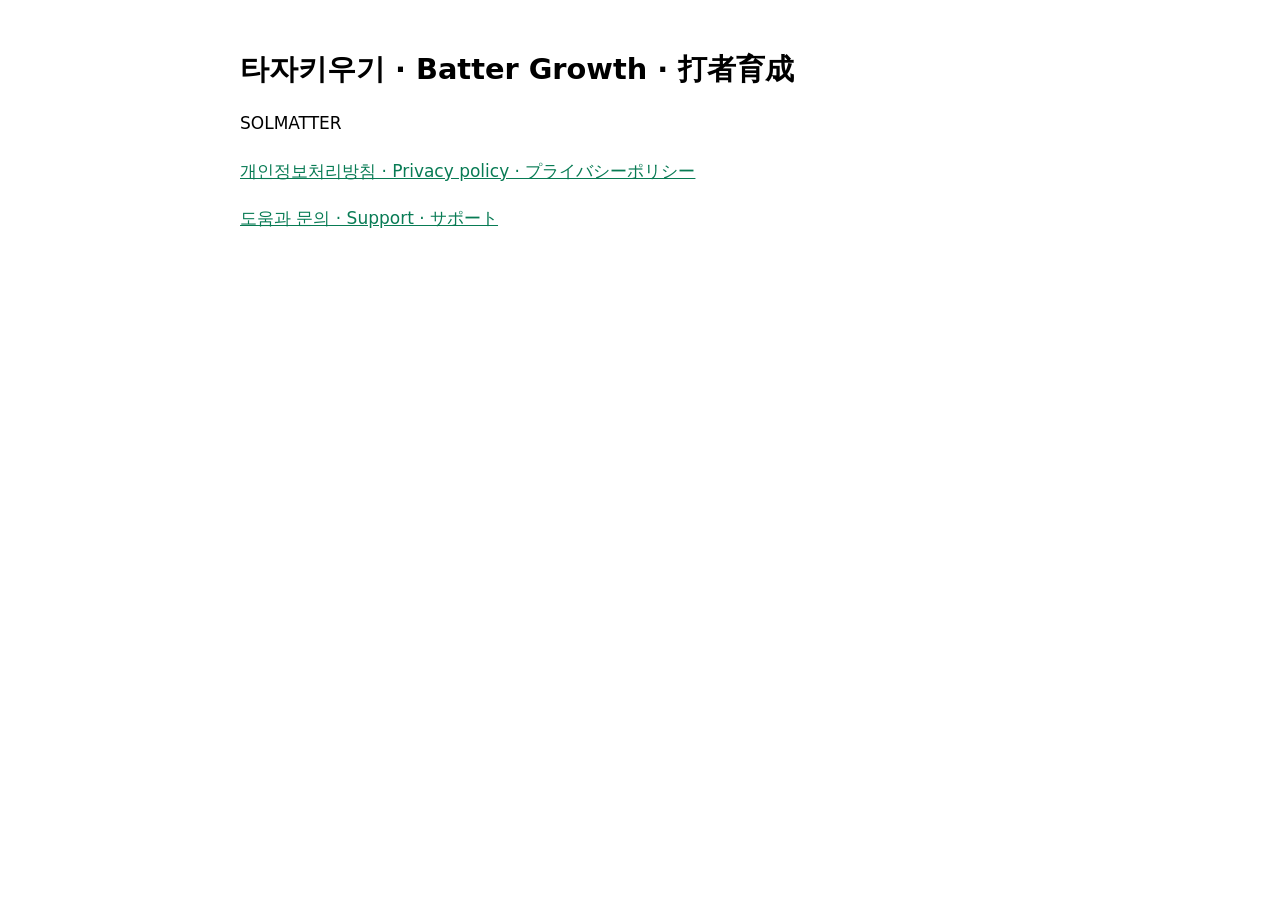
<file: index.html>
<!doctype html><html lang="ko"><head><meta charset="utf-8"><meta name="viewport" content="width=device-width, initial-scale=1"><title>SOLMATTER · Batter Growth</title><link rel="stylesheet" href="style.css"></head><body><main><h1>타자키우기 · Batter Growth · 打者育成</h1><p>SOLMATTER</p><p><a href="privacy/">개인정보처리방침 · Privacy policy · プライバシーポリシー</a></p><p><a href="support/">도움과 문의 · Support · サポート</a></p></main></body></html>
</file>
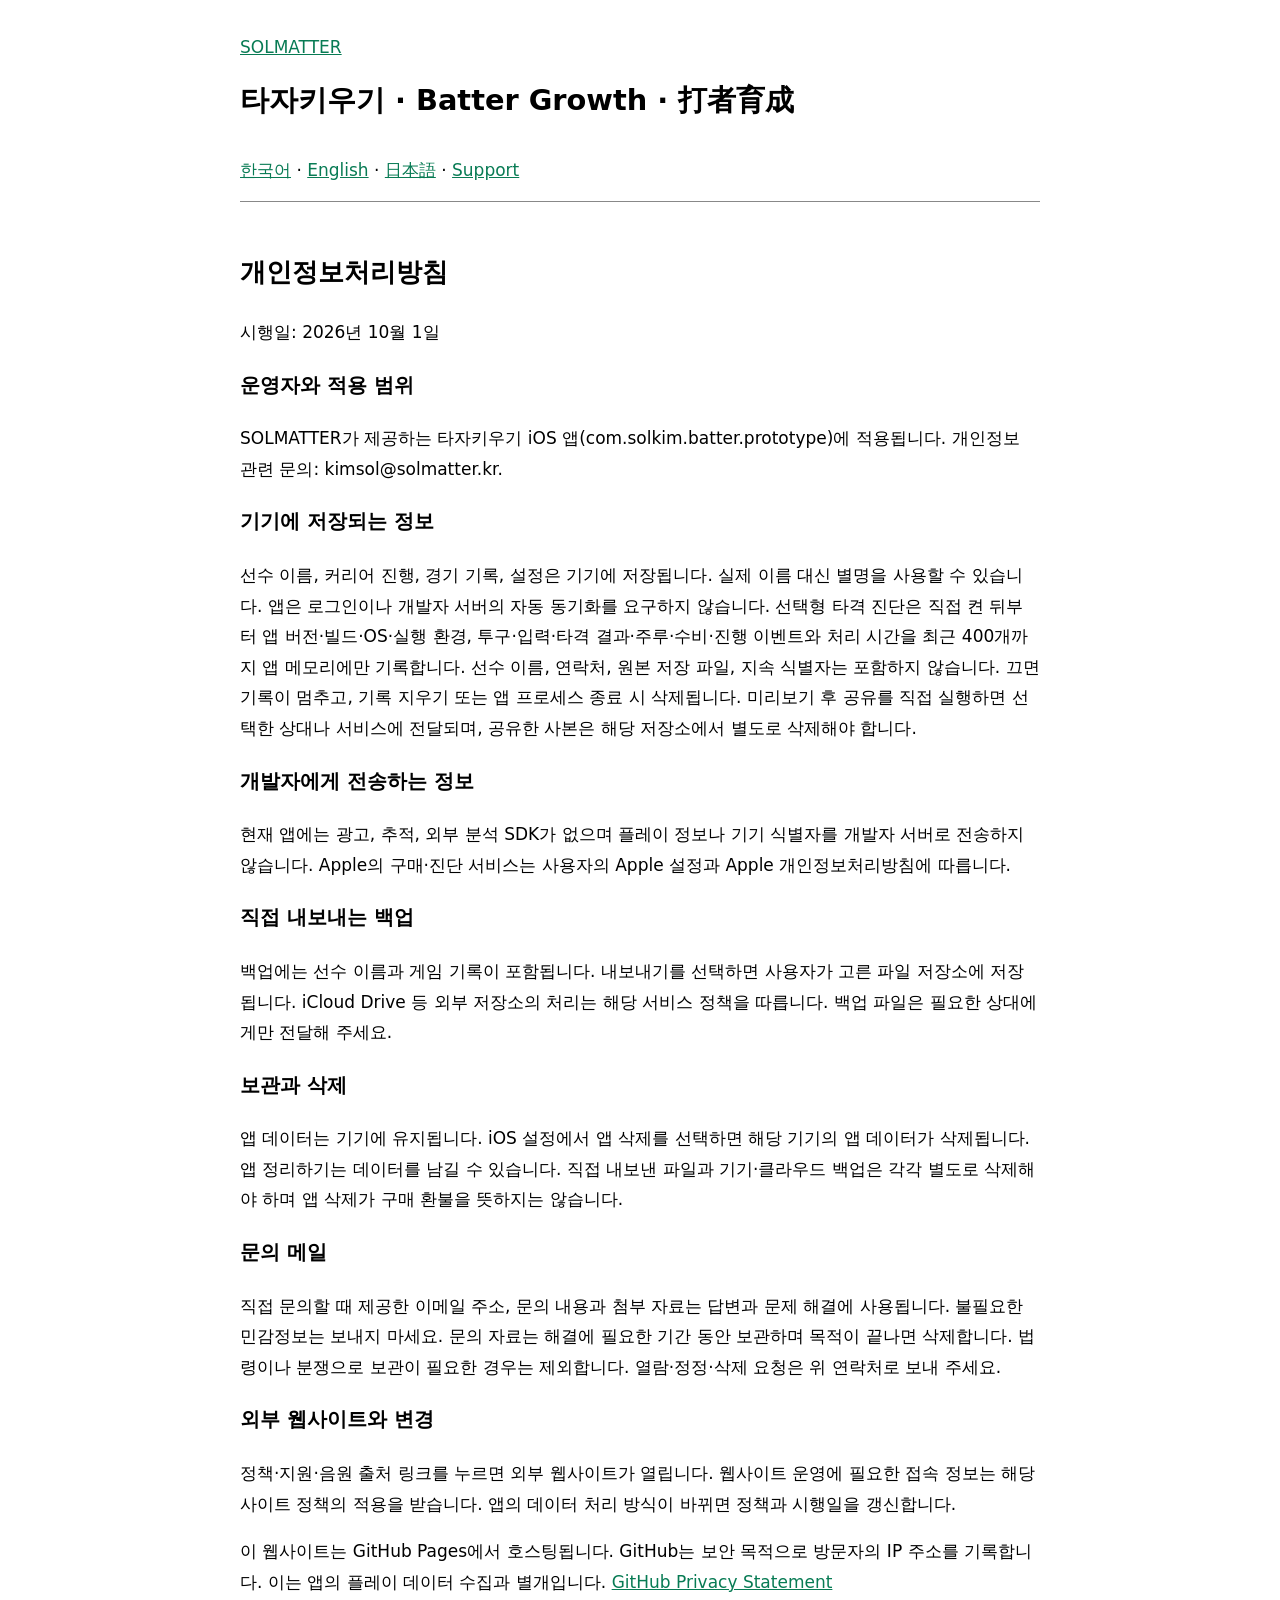
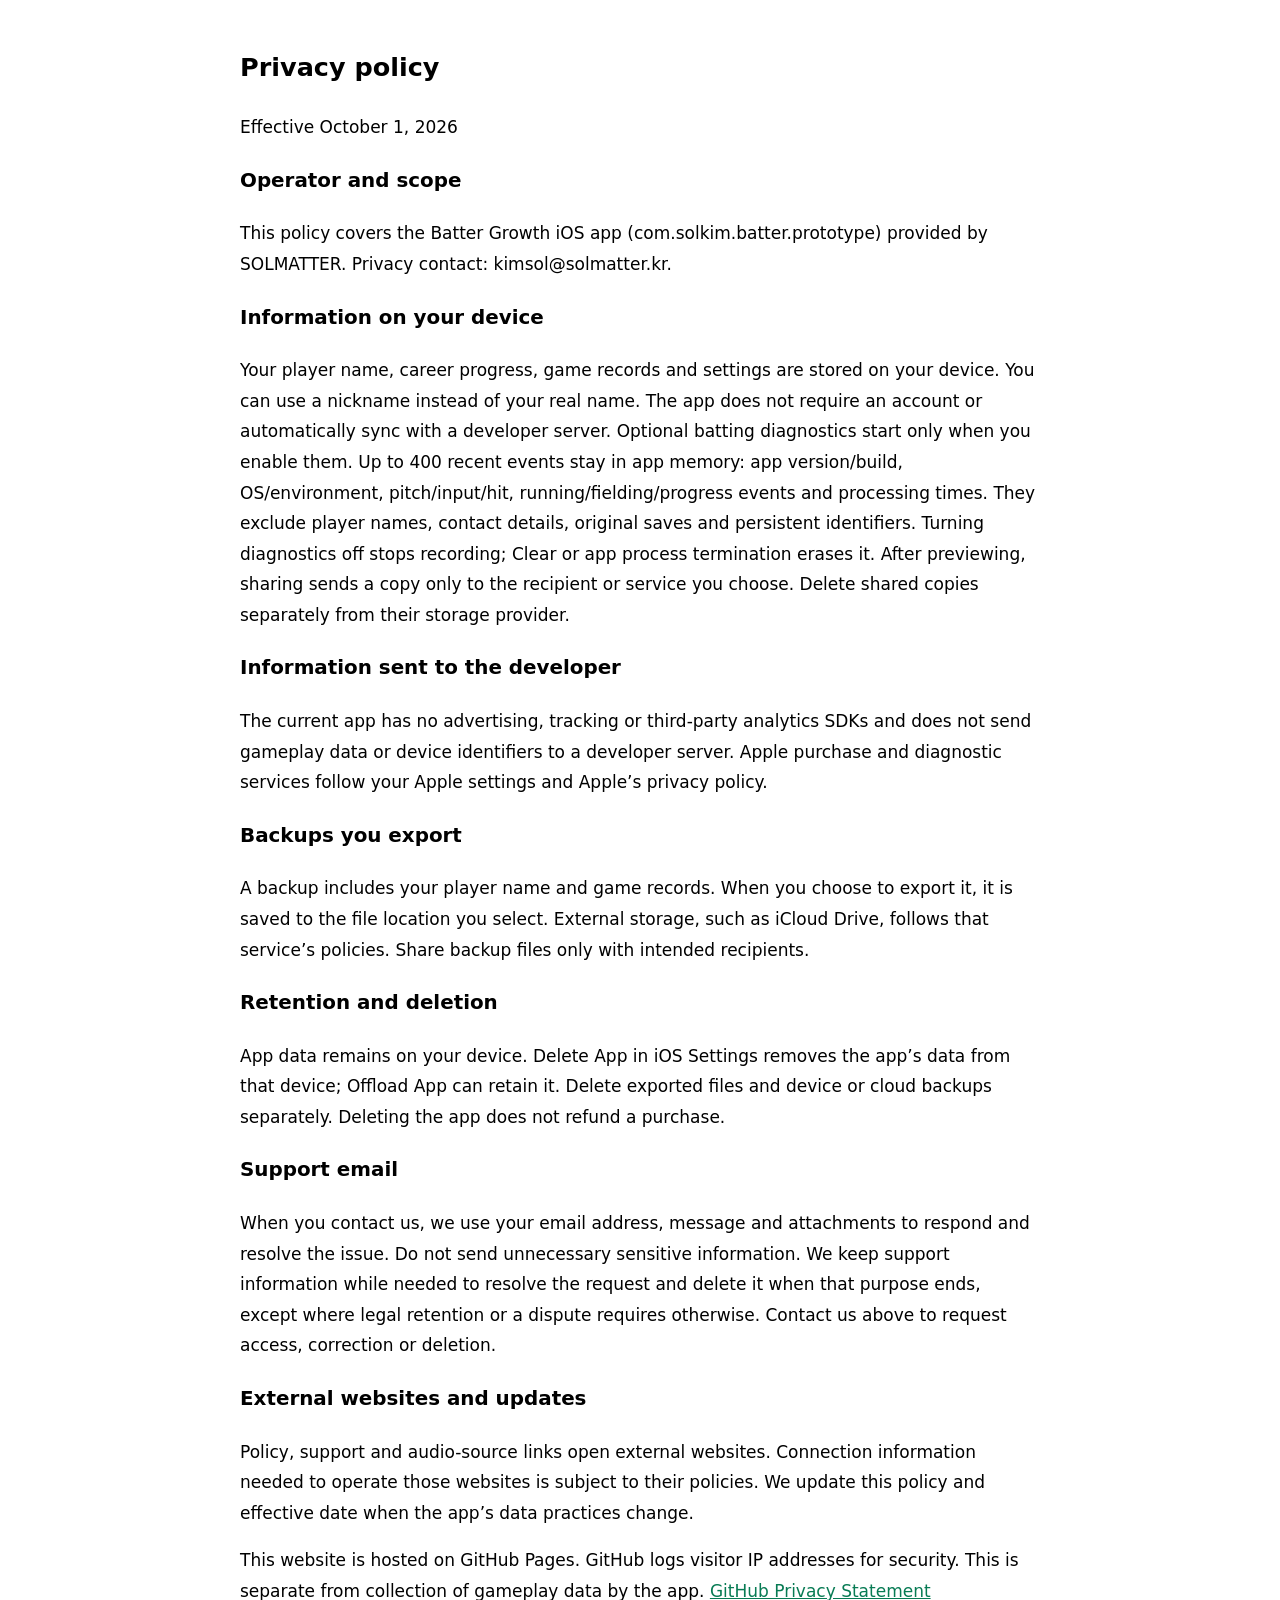
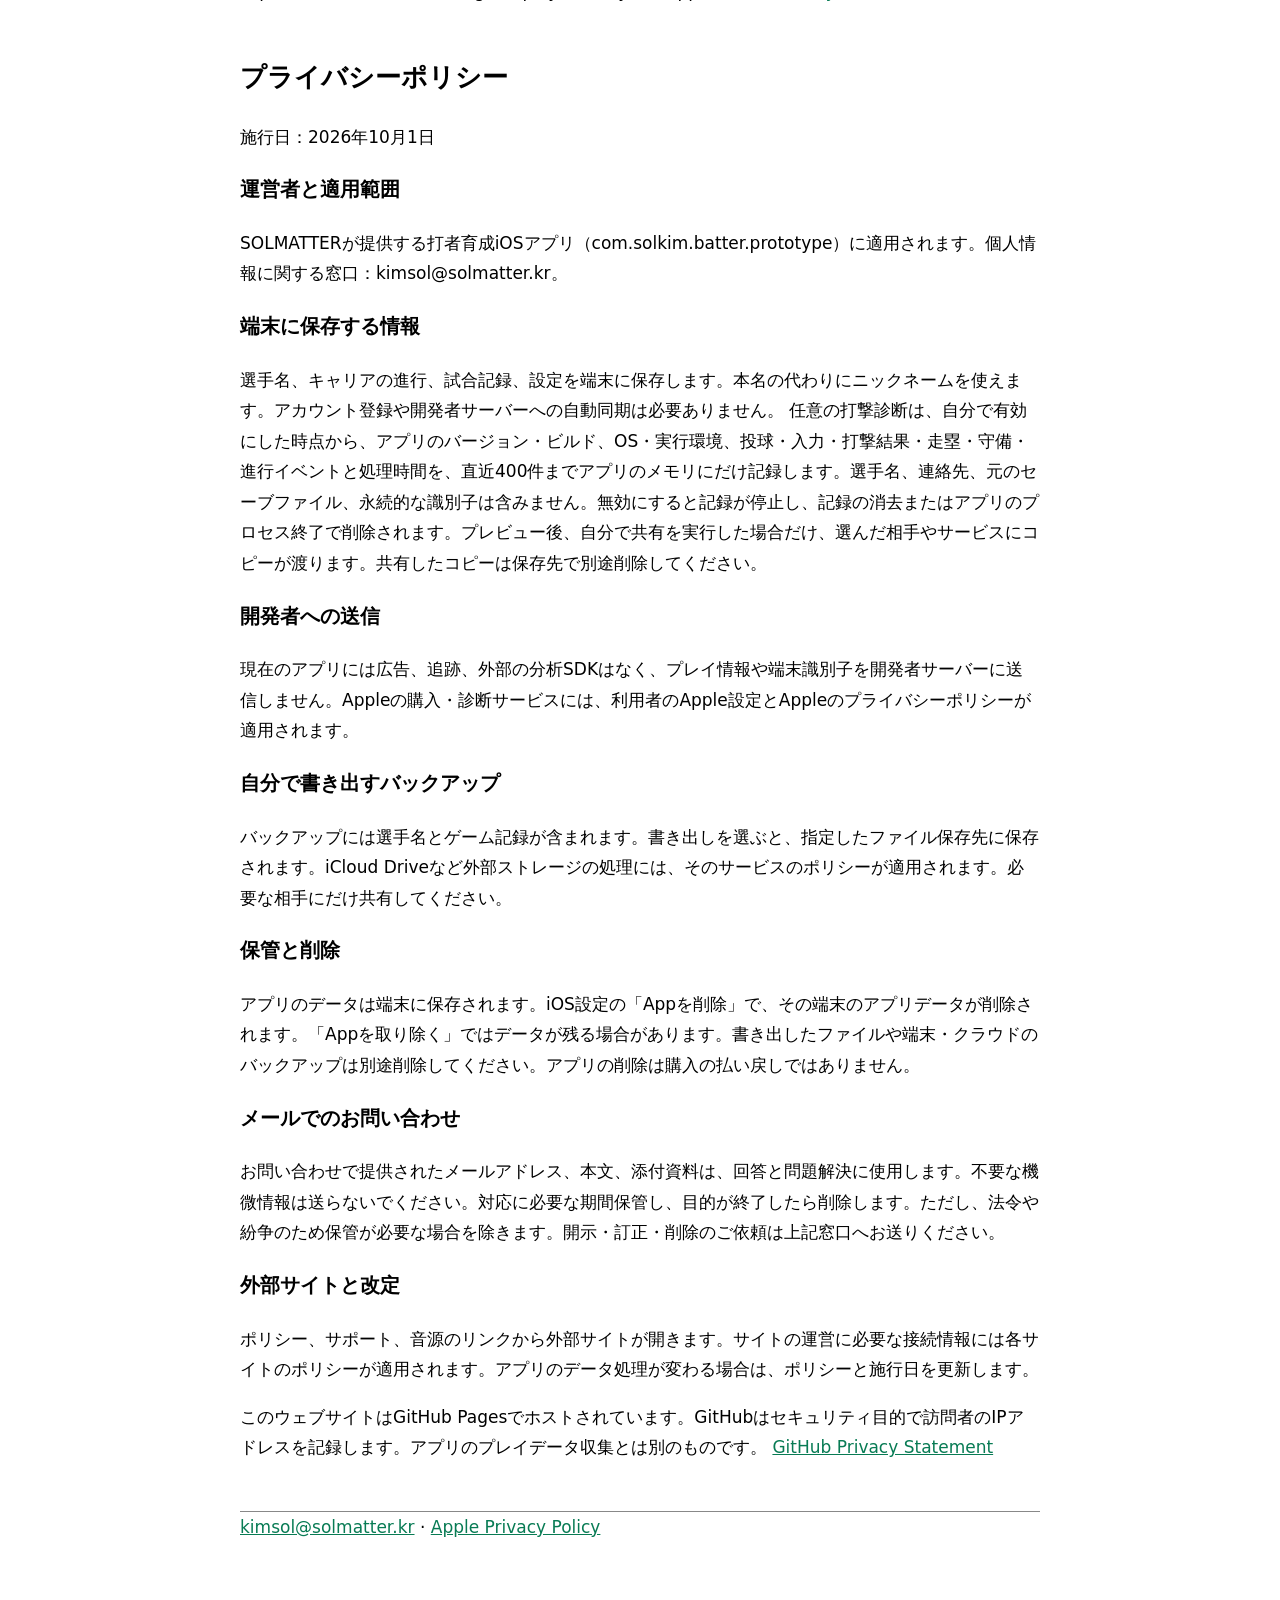
<file: privacy/index.html>
<!doctype html><html lang="ko"><head><meta charset="utf-8"><meta name="viewport" content="width=device-width, initial-scale=1"><title>개인정보처리방침 | Privacy | プライバシーポリシー</title><link rel="stylesheet" href="../style.css"></head><body><header><a href="../">SOLMATTER</a><h1>타자키우기 · Batter Growth · 打者育成</h1></header><nav aria-label="Language"><a href="#ko">한국어</a> · <a href="#en">English</a> · <a href="#ja">日本語</a> · <a href="../support/">Support</a></nav><main><section id="ko" lang="ko"><h2>개인정보처리방침</h2><p>시행일: 2026년 10월 1일</p><h3>운영자와 적용 범위</h3><p>SOLMATTER가 제공하는 타자키우기 iOS 앱(com.solkim.batter.prototype)에 적용됩니다. 개인정보 관련 문의: kimsol@solmatter.kr.</p><h3>기기에 저장되는 정보</h3><p>선수 이름, 커리어 진행, 경기 기록, 설정은 기기에 저장됩니다. 실제 이름 대신 별명을 사용할 수 있습니다. 앱은 로그인이나 개발자 서버의 자동 동기화를 요구하지 않습니다. 선택형 타격 진단은 직접 켠 뒤부터 앱 버전·빌드·OS·실행 환경, 투구·입력·타격 결과·주루·수비·진행 이벤트와 처리 시간을 최근 400개까지 앱 메모리에만 기록합니다. 선수 이름, 연락처, 원본 저장 파일, 지속 식별자는 포함하지 않습니다. 끄면 기록이 멈추고, 기록 지우기 또는 앱 프로세스 종료 시 삭제됩니다. 미리보기 후 공유를 직접 실행하면 선택한 상대나 서비스에 전달되며, 공유한 사본은 해당 저장소에서 별도로 삭제해야 합니다.</p><h3>개발자에게 전송하는 정보</h3><p>현재 앱에는 광고, 추적, 외부 분석 SDK가 없으며 플레이 정보나 기기 식별자를 개발자 서버로 전송하지 않습니다. Apple의 구매·진단 서비스는 사용자의 Apple 설정과 Apple 개인정보처리방침에 따릅니다.</p><h3>직접 내보내는 백업</h3><p>백업에는 선수 이름과 게임 기록이 포함됩니다. 내보내기를 선택하면 사용자가 고른 파일 저장소에 저장됩니다. iCloud Drive 등 외부 저장소의 처리는 해당 서비스 정책을 따릅니다. 백업 파일은 필요한 상대에게만 전달해 주세요.</p><h3>보관과 삭제</h3><p>앱 데이터는 기기에 유지됩니다. iOS 설정에서 앱 삭제를 선택하면 해당 기기의 앱 데이터가 삭제됩니다. 앱 정리하기는 데이터를 남길 수 있습니다. 직접 내보낸 파일과 기기·클라우드 백업은 각각 별도로 삭제해야 하며 앱 삭제가 구매 환불을 뜻하지는 않습니다.</p><h3>문의 메일</h3><p>직접 문의할 때 제공한 이메일 주소, 문의 내용과 첨부 자료는 답변과 문제 해결에 사용됩니다. 불필요한 민감정보는 보내지 마세요. 문의 자료는 해결에 필요한 기간 동안 보관하며 목적이 끝나면 삭제합니다. 법령이나 분쟁으로 보관이 필요한 경우는 제외합니다. 열람·정정·삭제 요청은 위 연락처로 보내 주세요.</p><h3>외부 웹사이트와 변경</h3><p>정책·지원·음원 출처 링크를 누르면 외부 웹사이트가 열립니다. 웹사이트 운영에 필요한 접속 정보는 해당 사이트 정책의 적용을 받습니다. 앱의 데이터 처리 방식이 바뀌면 정책과 시행일을 갱신합니다.</p><p>이 웹사이트는 GitHub Pages에서 호스팅됩니다. GitHub는 보안 목적으로 방문자의 IP 주소를 기록합니다. 이는 앱의 플레이 데이터 수집과 별개입니다. <a href="https://docs.github.com/en/site-policy/privacy-policies/github-general-privacy-statement">GitHub Privacy Statement</a></p></section><section id="en" lang="en"><h2>Privacy policy</h2><p>Effective October 1, 2026</p><h3>Operator and scope</h3><p>This policy covers the Batter Growth iOS app (com.solkim.batter.prototype) provided by SOLMATTER. Privacy contact: kimsol@solmatter.kr.</p><h3>Information on your device</h3><p>Your player name, career progress, game records and settings are stored on your device. You can use a nickname instead of your real name. The app does not require an account or automatically sync with a developer server. Optional batting diagnostics start only when you enable them. Up to 400 recent events stay in app memory: app version/build, OS/environment, pitch/input/hit, running/fielding/progress events and processing times. They exclude player names, contact details, original saves and persistent identifiers. Turning diagnostics off stops recording; Clear or app process termination erases it. After previewing, sharing sends a copy only to the recipient or service you choose. Delete shared copies separately from their storage provider.</p><h3>Information sent to the developer</h3><p>The current app has no advertising, tracking or third-party analytics SDKs and does not send gameplay data or device identifiers to a developer server. Apple purchase and diagnostic services follow your Apple settings and Apple’s privacy policy.</p><h3>Backups you export</h3><p>A backup includes your player name and game records. When you choose to export it, it is saved to the file location you select. External storage, such as iCloud Drive, follows that service’s policies. Share backup files only with intended recipients.</p><h3>Retention and deletion</h3><p>App data remains on your device. Delete App in iOS Settings removes the app’s data from that device; Offload App can retain it. Delete exported files and device or cloud backups separately. Deleting the app does not refund a purchase.</p><h3>Support email</h3><p>When you contact us, we use your email address, message and attachments to respond and resolve the issue. Do not send unnecessary sensitive information. We keep support information while needed to resolve the request and delete it when that purpose ends, except where legal retention or a dispute requires otherwise. Contact us above to request access, correction or deletion.</p><h3>External websites and updates</h3><p>Policy, support and audio-source links open external websites. Connection information needed to operate those websites is subject to their policies. We update this policy and effective date when the app’s data practices change.</p><p>This website is hosted on GitHub Pages. GitHub logs visitor IP addresses for security. This is separate from collection of gameplay data by the app. <a href="https://docs.github.com/en/site-policy/privacy-policies/github-general-privacy-statement">GitHub Privacy Statement</a></p></section><section id="ja" lang="ja"><h2>プライバシーポリシー</h2><p>施行日：2026年10月1日</p><h3>運営者と適用範囲</h3><p>SOLMATTERが提供する打者育成iOSアプリ（com.solkim.batter.prototype）に適用されます。個人情報に関する窓口：kimsol@solmatter.kr。</p><h3>端末に保存する情報</h3><p>選手名、キャリアの進行、試合記録、設定を端末に保存します。本名の代わりにニックネームを使えます。アカウント登録や開発者サーバーへの自動同期は必要ありません。 任意の打撃診断は、自分で有効にした時点から、アプリのバージョン・ビルド、OS・実行環境、投球・入力・打撃結果・走塁・守備・進行イベントと処理時間を、直近400件までアプリのメモリにだけ記録します。選手名、連絡先、元のセーブファイル、永続的な識別子は含みません。無効にすると記録が停止し、記録の消去またはアプリのプロセス終了で削除されます。プレビュー後、自分で共有を実行した場合だけ、選んだ相手やサービスにコピーが渡ります。共有したコピーは保存先で別途削除してください。</p><h3>開発者への送信</h3><p>現在のアプリには広告、追跡、外部の分析SDKはなく、プレイ情報や端末識別子を開発者サーバーに送信しません。Appleの購入・診断サービスには、利用者のApple設定とAppleのプライバシーポリシーが適用されます。</p><h3>自分で書き出すバックアップ</h3><p>バックアップには選手名とゲーム記録が含まれます。書き出しを選ぶと、指定したファイル保存先に保存されます。iCloud Driveなど外部ストレージの処理には、そのサービスのポリシーが適用されます。必要な相手にだけ共有してください。</p><h3>保管と削除</h3><p>アプリのデータは端末に保存されます。iOS設定の「Appを削除」で、その端末のアプリデータが削除されます。「Appを取り除く」ではデータが残る場合があります。書き出したファイルや端末・クラウドのバックアップは別途削除してください。アプリの削除は購入の払い戻しではありません。</p><h3>メールでのお問い合わせ</h3><p>お問い合わせで提供されたメールアドレス、本文、添付資料は、回答と問題解決に使用します。不要な機微情報は送らないでください。対応に必要な期間保管し、目的が終了したら削除します。ただし、法令や紛争のため保管が必要な場合を除きます。開示・訂正・削除のご依頼は上記窓口へお送りください。</p><h3>外部サイトと改定</h3><p>ポリシー、サポート、音源のリンクから外部サイトが開きます。サイトの運営に必要な接続情報には各サイトのポリシーが適用されます。アプリのデータ処理が変わる場合は、ポリシーと施行日を更新します。</p><p>このウェブサイトはGitHub Pagesでホストされています。GitHubはセキュリティ目的で訪問者のIPアドレスを記録します。アプリのプレイデータ収集とは別のものです。 <a href="https://docs.github.com/en/site-policy/privacy-policies/github-general-privacy-statement">GitHub Privacy Statement</a></p></section></main><footer><a href="mailto:kimsol@solmatter.kr">kimsol@solmatter.kr</a> · <a href="https://www.apple.com/legal/privacy/">Apple Privacy Policy</a></footer></body></html>
</file>
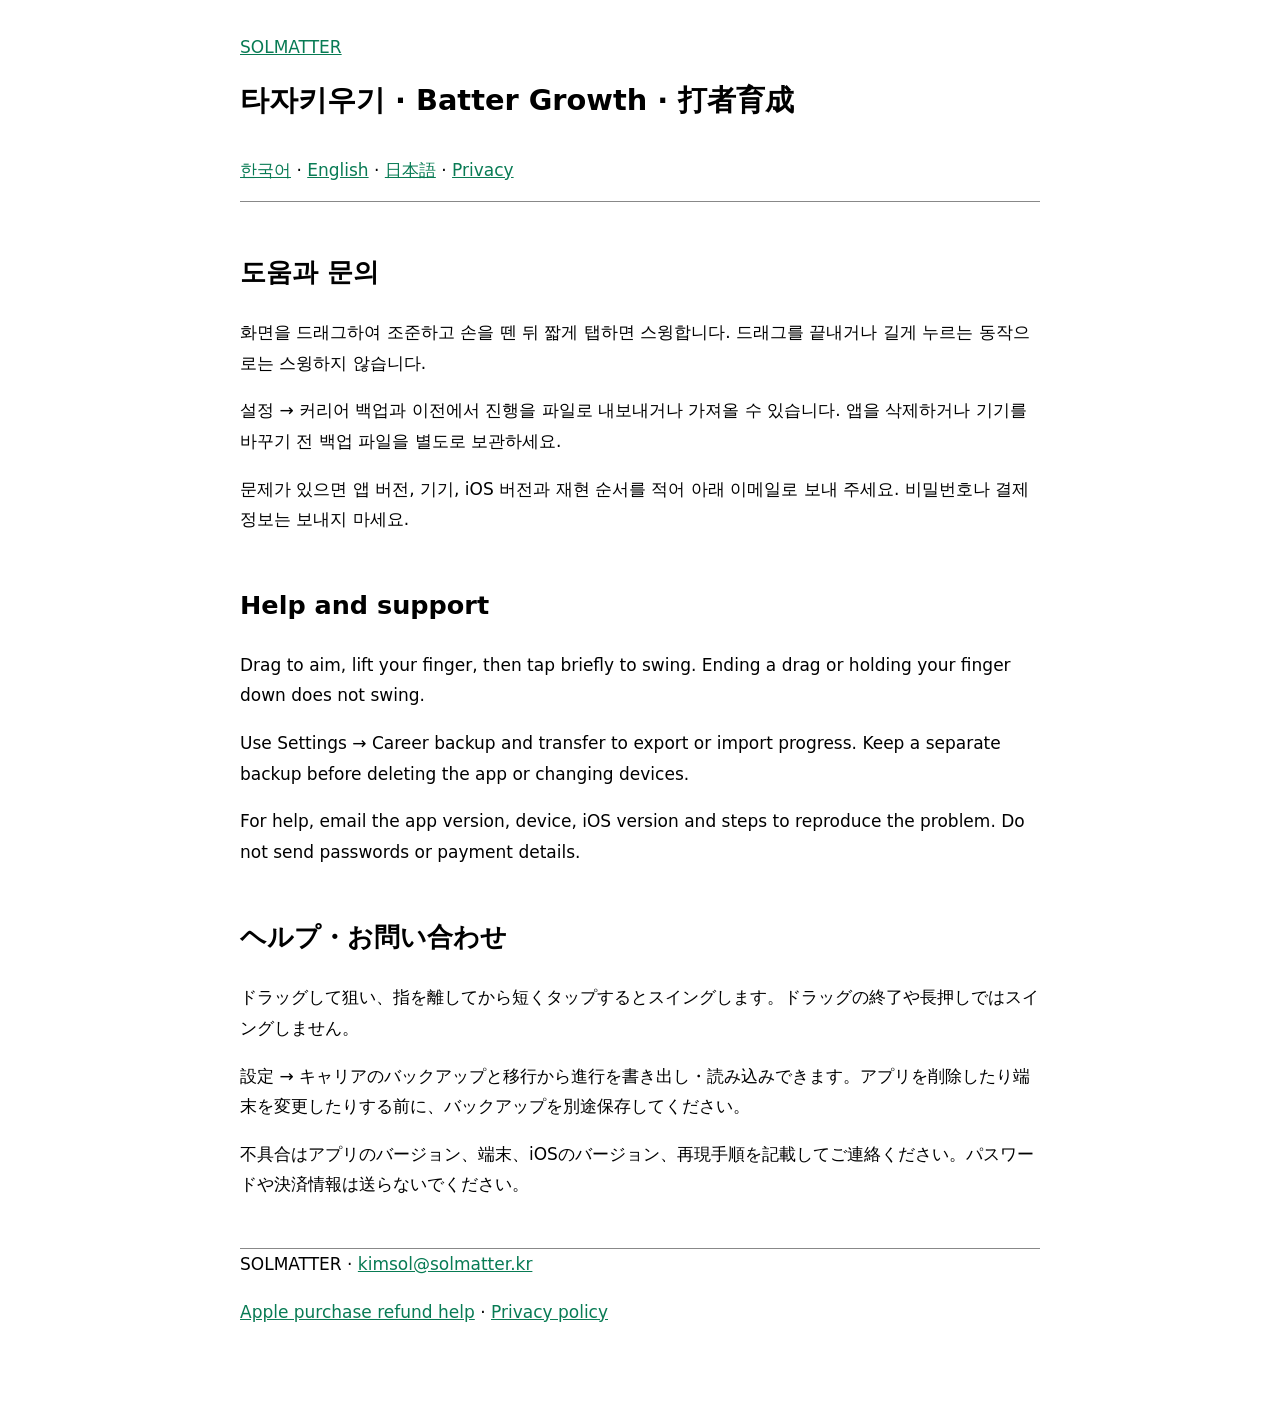
<file: support/index.html>
<!doctype html><html lang="ko"><head><meta charset="utf-8"><meta name="viewport" content="width=device-width, initial-scale=1"><title>지원 | Support | サポート</title><link rel="stylesheet" href="../style.css"></head><body><header><a href="../">SOLMATTER</a><h1>타자키우기 · Batter Growth · 打者育成</h1></header><nav aria-label="Language"><a href="#ko">한국어</a> · <a href="#en">English</a> · <a href="#ja">日本語</a> · <a href="../privacy/">Privacy</a></nav><main>    <section id="ko" lang="ko"><h2>도움과 문의</h2>
      <p>화면을 드래그하여 조준하고 손을 뗀 뒤 짧게 탭하면 스윙합니다. 드래그를 끝내거나 길게 누르는 동작으로는 스윙하지 않습니다.</p>
      <p>설정 → 커리어 백업과 이전에서 진행을 파일로 내보내거나 가져올 수 있습니다. 앱을 삭제하거나 기기를 바꾸기 전 백업 파일을 별도로 보관하세요.</p>
      <p>문제가 있으면 앱 버전, 기기, iOS 버전과 재현 순서를 적어 아래 이메일로 보내 주세요. 비밀번호나 결제정보는 보내지 마세요.</p>
    </section>
    <section id="en" lang="en"><h2>Help and support</h2>
      <p>Drag to aim, lift your finger, then tap briefly to swing. Ending a drag or holding your finger down does not swing.</p>
      <p>Use Settings → Career backup and transfer to export or import progress. Keep a separate backup before deleting the app or changing devices.</p>
      <p>For help, email the app version, device, iOS version and steps to reproduce the problem. Do not send passwords or payment details.</p>
    </section>
    <section id="ja" lang="ja"><h2>ヘルプ・お問い合わせ</h2>
      <p>ドラッグして狙い、指を離してから短くタップするとスイングします。ドラッグの終了や長押しではスイングしません。</p>
      <p>設定 → キャリアのバックアップと移行から進行を書き出し・読み込みできます。アプリを削除したり端末を変更したりする前に、バックアップを別途保存してください。</p>
      <p>不具合はアプリのバージョン、端末、iOSのバージョン、再現手順を記載してご連絡ください。パスワードや決済情報は送らないでください。</p>
    </section>
    </main><footer>SOLMATTER · <a href="mailto:kimsol@solmatter.kr">kimsol@solmatter.kr</a><p><a href="https://support.apple.com/118223">Apple purchase refund help</a> · <a href="../privacy/">Privacy policy</a></p></footer></body></html>
</file>
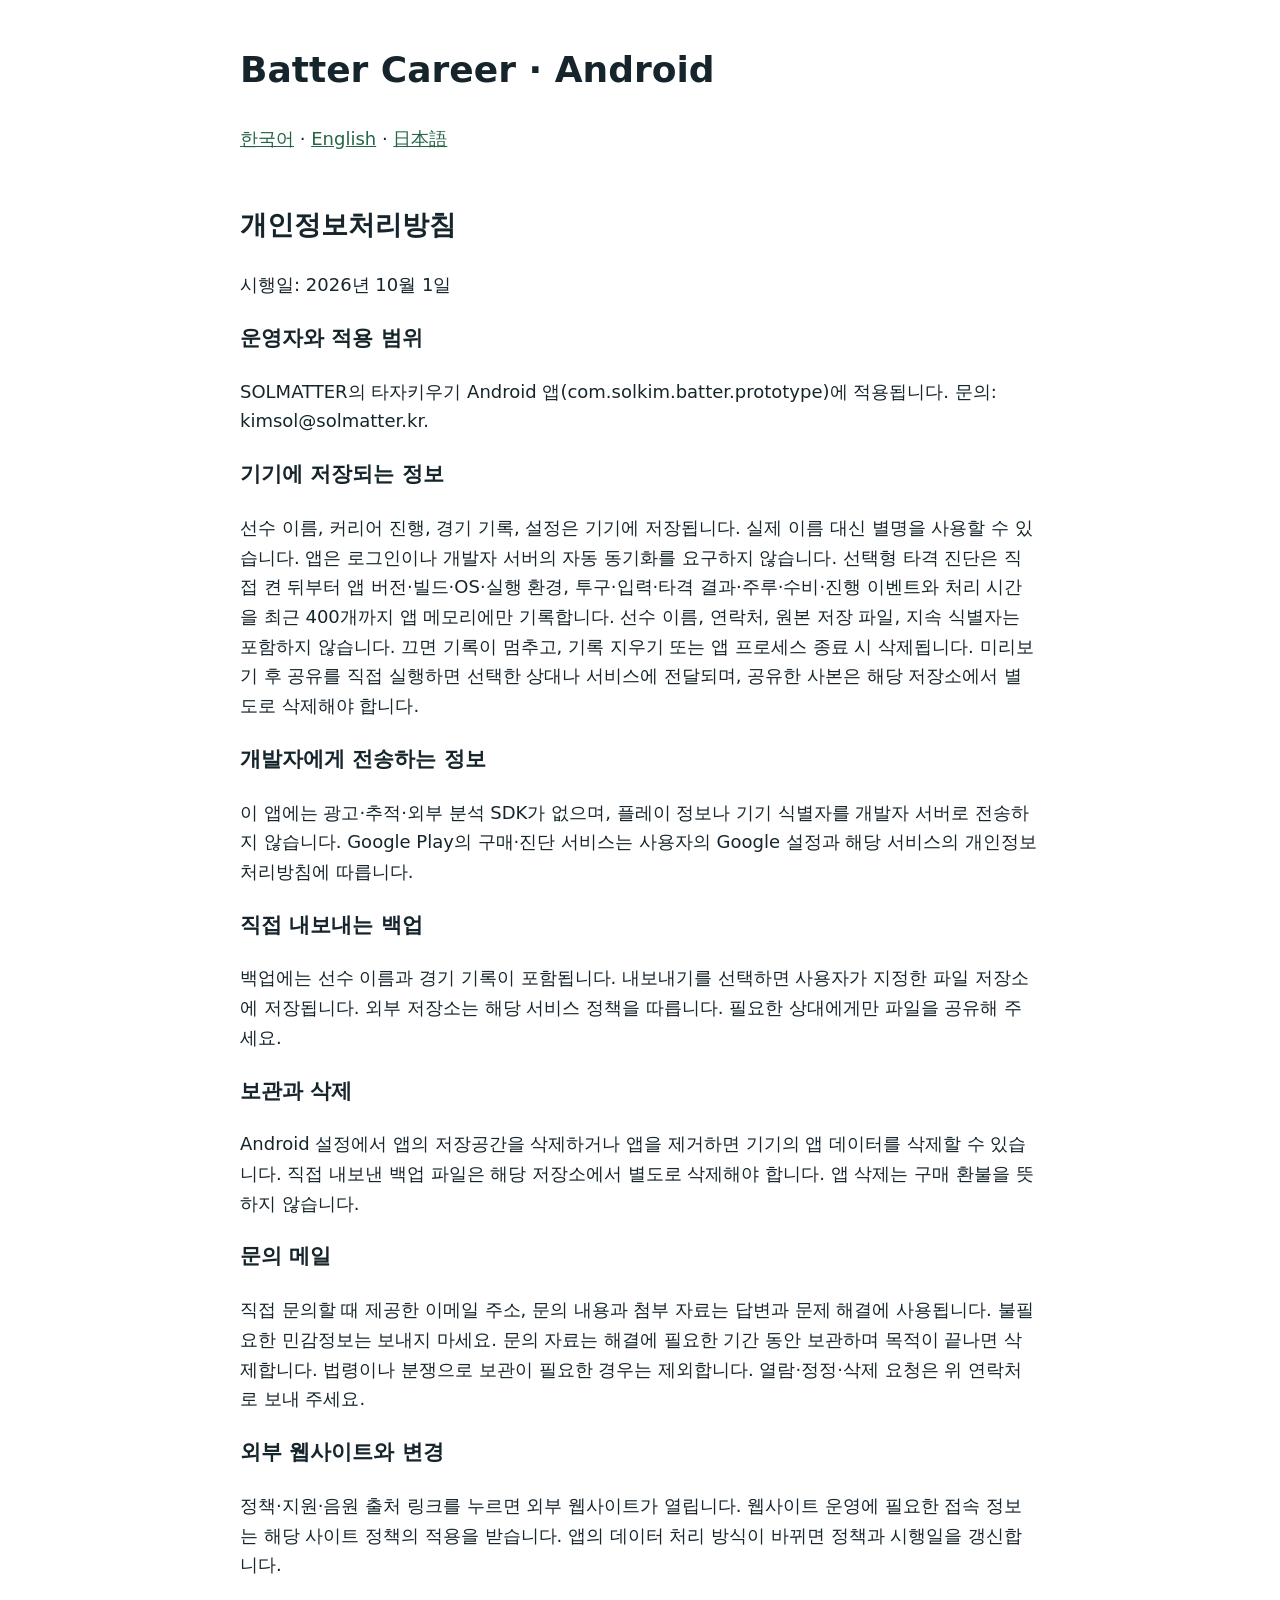
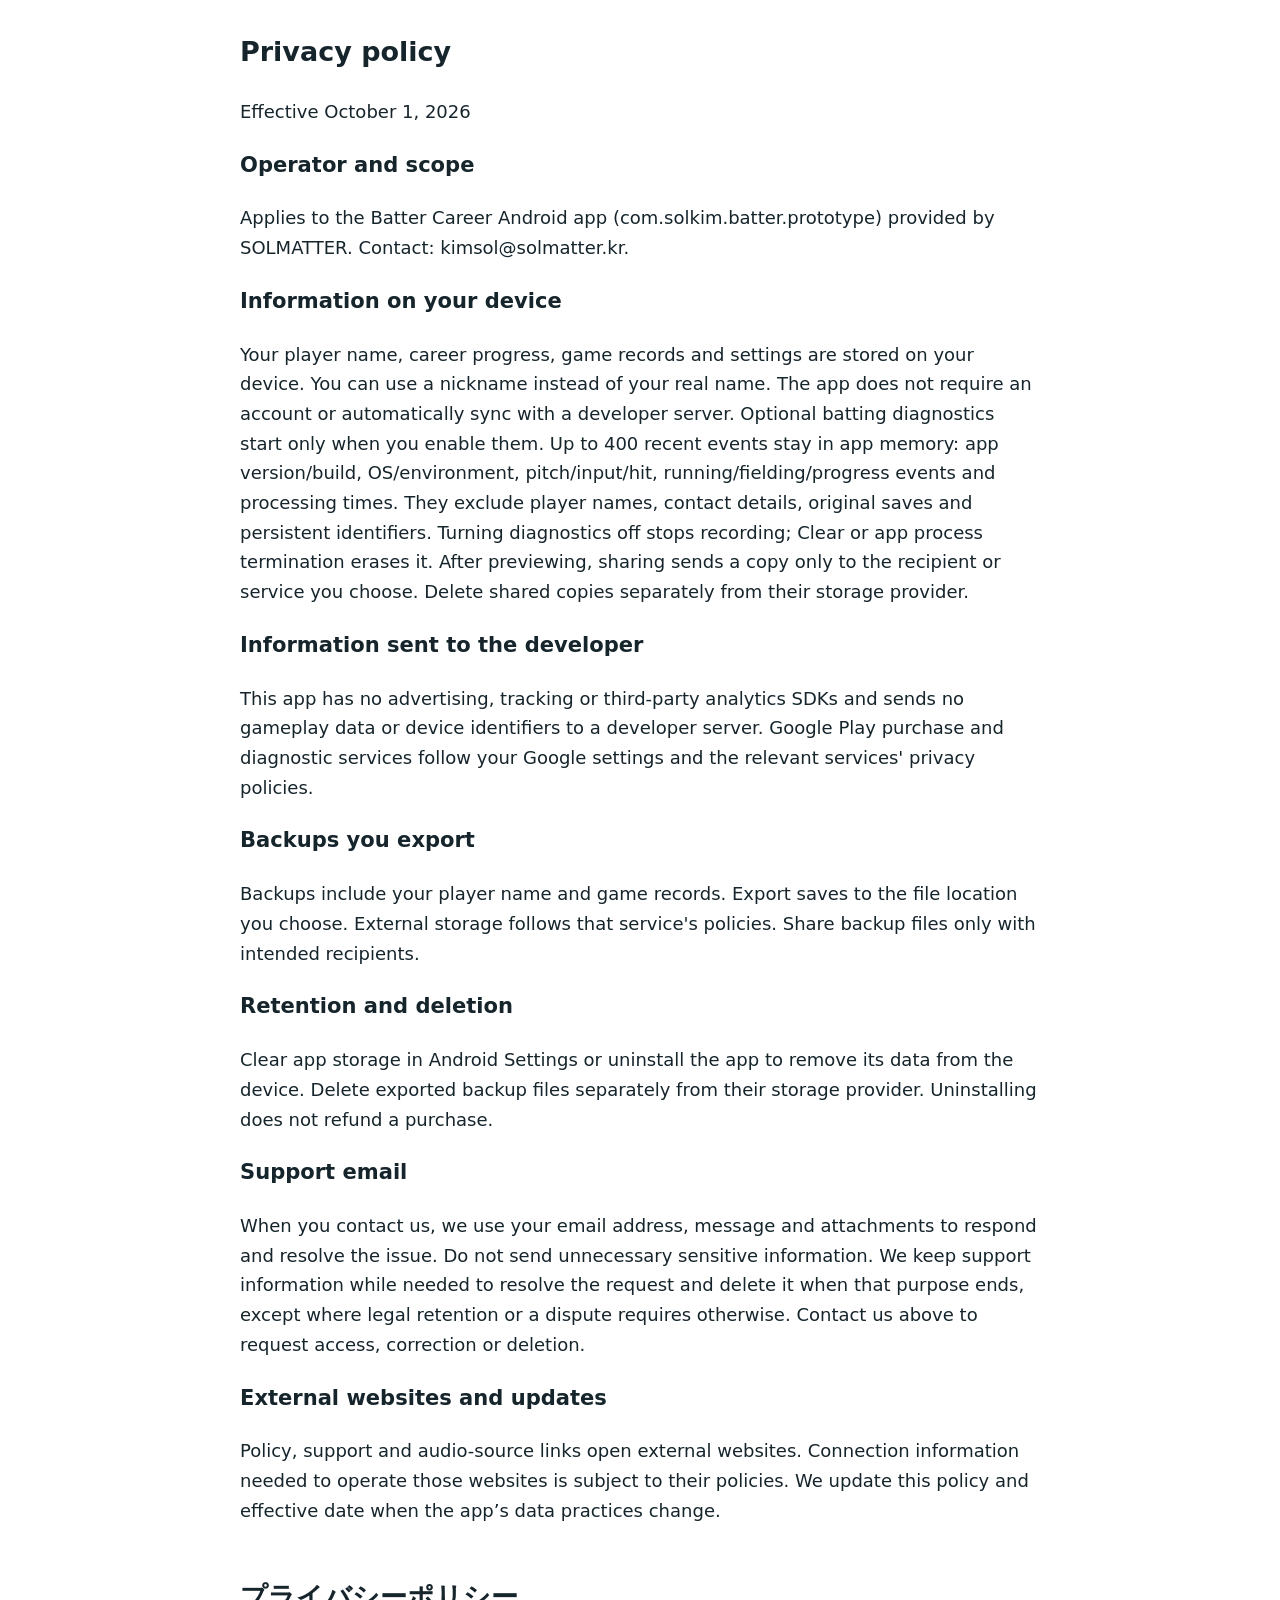
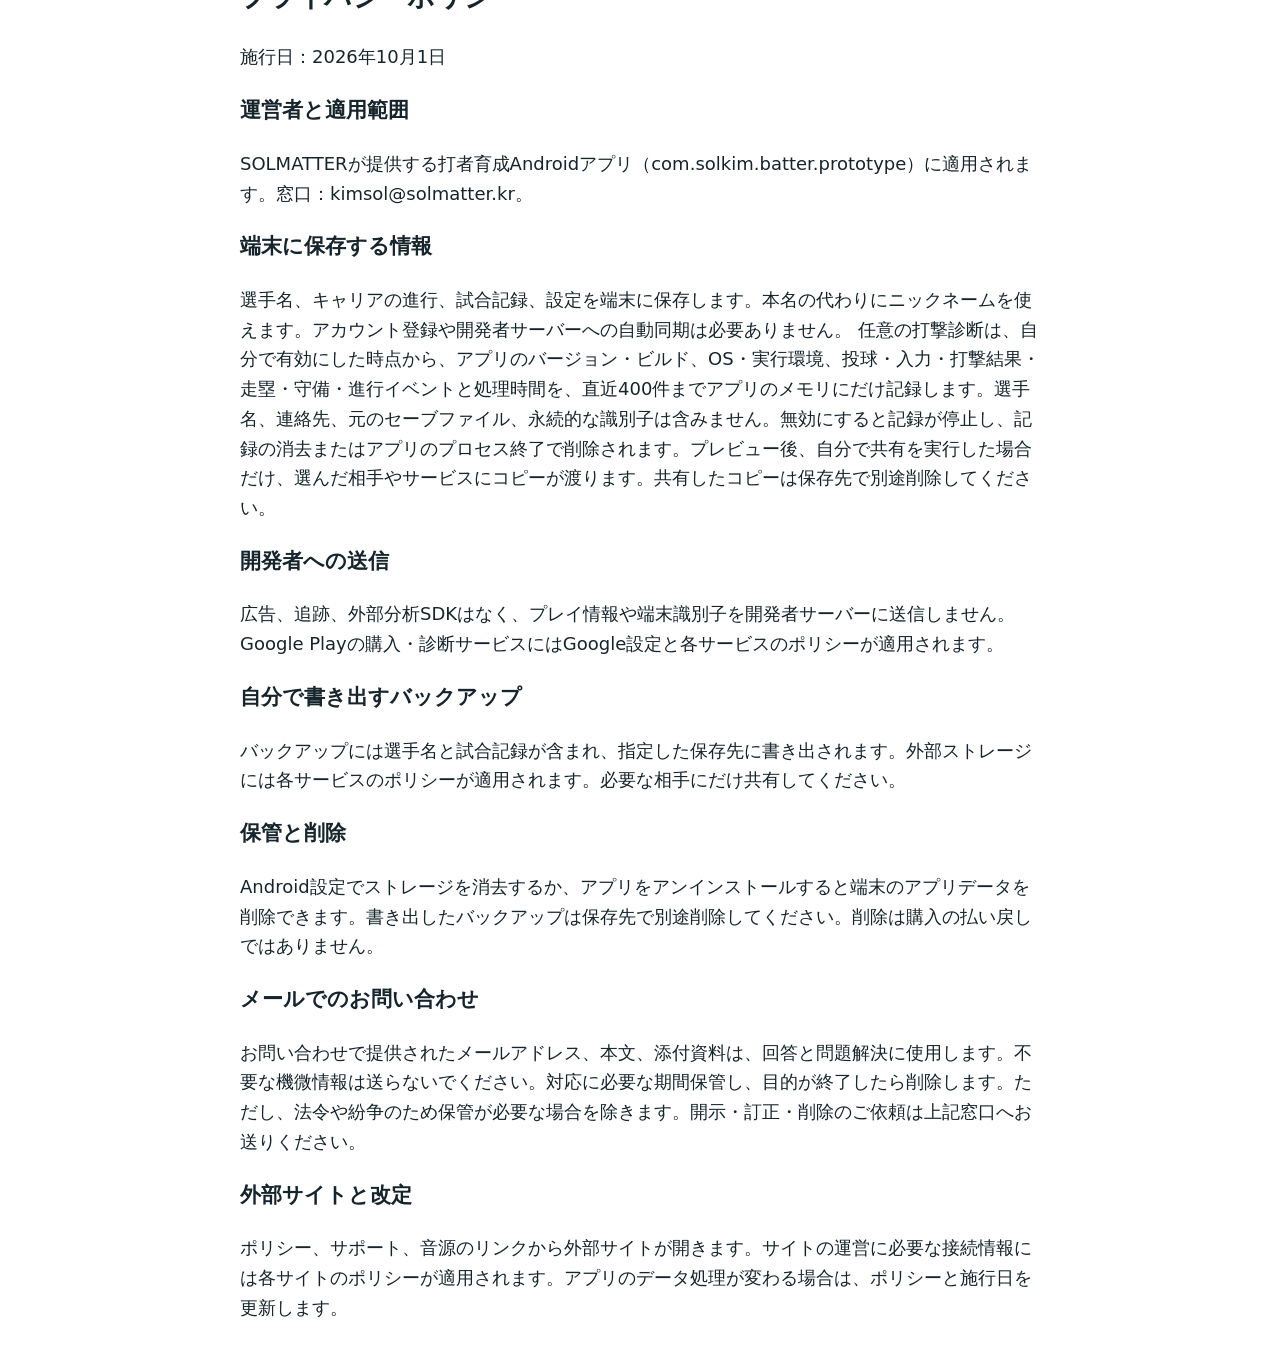
<file: privacy/android/index.html>
<!doctype html><html lang="ko"><meta charset="utf-8"><meta name="viewport" content="width=device-width,initial-scale=1"><title>Batter Career Android · Privacy</title><style>body{max-width:800px;margin:40px auto;padding:0 24px;font:18px/1.65 system-ui;color:#16252c}section{margin:50px 0}a{color:#246545}</style><h1>Batter Career · Android</h1><nav><a href="#ko">한국어</a> · <a href="#en">English</a> · <a href="#ja">日本語</a></nav><section id="ko" lang="ko"><h2>개인정보처리방침</h2><p>시행일: 2026년 10월 1일</p><h3>운영자와 적용 범위</h3><p>SOLMATTER의 타자키우기 Android 앱(com.solkim.batter.prototype)에 적용됩니다. 문의: kimsol@solmatter.kr.</p><h3>기기에 저장되는 정보</h3><p>선수 이름, 커리어 진행, 경기 기록, 설정은 기기에 저장됩니다. 실제 이름 대신 별명을 사용할 수 있습니다. 앱은 로그인이나 개발자 서버의 자동 동기화를 요구하지 않습니다. 선택형 타격 진단은 직접 켠 뒤부터 앱 버전·빌드·OS·실행 환경, 투구·입력·타격 결과·주루·수비·진행 이벤트와 처리 시간을 최근 400개까지 앱 메모리에만 기록합니다. 선수 이름, 연락처, 원본 저장 파일, 지속 식별자는 포함하지 않습니다. 끄면 기록이 멈추고, 기록 지우기 또는 앱 프로세스 종료 시 삭제됩니다. 미리보기 후 공유를 직접 실행하면 선택한 상대나 서비스에 전달되며, 공유한 사본은 해당 저장소에서 별도로 삭제해야 합니다.</p><h3>개발자에게 전송하는 정보</h3><p>이 앱에는 광고·추적·외부 분석 SDK가 없으며, 플레이 정보나 기기 식별자를 개발자 서버로 전송하지 않습니다. Google Play의 구매·진단 서비스는 사용자의 Google 설정과 해당 서비스의 개인정보처리방침에 따릅니다.</p><h3>직접 내보내는 백업</h3><p>백업에는 선수 이름과 경기 기록이 포함됩니다. 내보내기를 선택하면 사용자가 지정한 파일 저장소에 저장됩니다. 외부 저장소는 해당 서비스 정책을 따릅니다. 필요한 상대에게만 파일을 공유해 주세요.</p><h3>보관과 삭제</h3><p>Android 설정에서 앱의 저장공간을 삭제하거나 앱을 제거하면 기기의 앱 데이터를 삭제할 수 있습니다. 직접 내보낸 백업 파일은 해당 저장소에서 별도로 삭제해야 합니다. 앱 삭제는 구매 환불을 뜻하지 않습니다.</p><h3>문의 메일</h3><p>직접 문의할 때 제공한 이메일 주소, 문의 내용과 첨부 자료는 답변과 문제 해결에 사용됩니다. 불필요한 민감정보는 보내지 마세요. 문의 자료는 해결에 필요한 기간 동안 보관하며 목적이 끝나면 삭제합니다. 법령이나 분쟁으로 보관이 필요한 경우는 제외합니다. 열람·정정·삭제 요청은 위 연락처로 보내 주세요.</p><h3>외부 웹사이트와 변경</h3><p>정책·지원·음원 출처 링크를 누르면 외부 웹사이트가 열립니다. 웹사이트 운영에 필요한 접속 정보는 해당 사이트 정책의 적용을 받습니다. 앱의 데이터 처리 방식이 바뀌면 정책과 시행일을 갱신합니다.</p></section><section id="en" lang="en"><h2>Privacy policy</h2><p>Effective October 1, 2026</p><h3>Operator and scope</h3><p>Applies to the Batter Career Android app (com.solkim.batter.prototype) provided by SOLMATTER. Contact: kimsol@solmatter.kr.</p><h3>Information on your device</h3><p>Your player name, career progress, game records and settings are stored on your device. You can use a nickname instead of your real name. The app does not require an account or automatically sync with a developer server. Optional batting diagnostics start only when you enable them. Up to 400 recent events stay in app memory: app version/build, OS/environment, pitch/input/hit, running/fielding/progress events and processing times. They exclude player names, contact details, original saves and persistent identifiers. Turning diagnostics off stops recording; Clear or app process termination erases it. After previewing, sharing sends a copy only to the recipient or service you choose. Delete shared copies separately from their storage provider.</p><h3>Information sent to the developer</h3><p>This app has no advertising, tracking or third-party analytics SDKs and sends no gameplay data or device identifiers to a developer server. Google Play purchase and diagnostic services follow your Google settings and the relevant services&#x27; privacy policies.</p><h3>Backups you export</h3><p>Backups include your player name and game records. Export saves to the file location you choose. External storage follows that service&#x27;s policies. Share backup files only with intended recipients.</p><h3>Retention and deletion</h3><p>Clear app storage in Android Settings or uninstall the app to remove its data from the device. Delete exported backup files separately from their storage provider. Uninstalling does not refund a purchase.</p><h3>Support email</h3><p>When you contact us, we use your email address, message and attachments to respond and resolve the issue. Do not send unnecessary sensitive information. We keep support information while needed to resolve the request and delete it when that purpose ends, except where legal retention or a dispute requires otherwise. Contact us above to request access, correction or deletion.</p><h3>External websites and updates</h3><p>Policy, support and audio-source links open external websites. Connection information needed to operate those websites is subject to their policies. We update this policy and effective date when the app’s data practices change.</p></section><section id="ja" lang="ja"><h2>プライバシーポリシー</h2><p>施行日：2026年10月1日</p><h3>運営者と適用範囲</h3><p>SOLMATTERが提供する打者育成Androidアプリ（com.solkim.batter.prototype）に適用されます。窓口：kimsol@solmatter.kr。</p><h3>端末に保存する情報</h3><p>選手名、キャリアの進行、試合記録、設定を端末に保存します。本名の代わりにニックネームを使えます。アカウント登録や開発者サーバーへの自動同期は必要ありません。 任意の打撃診断は、自分で有効にした時点から、アプリのバージョン・ビルド、OS・実行環境、投球・入力・打撃結果・走塁・守備・進行イベントと処理時間を、直近400件までアプリのメモリにだけ記録します。選手名、連絡先、元のセーブファイル、永続的な識別子は含みません。無効にすると記録が停止し、記録の消去またはアプリのプロセス終了で削除されます。プレビュー後、自分で共有を実行した場合だけ、選んだ相手やサービスにコピーが渡ります。共有したコピーは保存先で別途削除してください。</p><h3>開発者への送信</h3><p>広告、追跡、外部分析SDKはなく、プレイ情報や端末識別子を開発者サーバーに送信しません。Google Playの購入・診断サービスにはGoogle設定と各サービスのポリシーが適用されます。</p><h3>自分で書き出すバックアップ</h3><p>バックアップには選手名と試合記録が含まれ、指定した保存先に書き出されます。外部ストレージには各サービスのポリシーが適用されます。必要な相手にだけ共有してください。</p><h3>保管と削除</h3><p>Android設定でストレージを消去するか、アプリをアンインストールすると端末のアプリデータを削除できます。書き出したバックアップは保存先で別途削除してください。削除は購入の払い戻しではありません。</p><h3>メールでのお問い合わせ</h3><p>お問い合わせで提供されたメールアドレス、本文、添付資料は、回答と問題解決に使用します。不要な機微情報は送らないでください。対応に必要な期間保管し、目的が終了したら削除します。ただし、法令や紛争のため保管が必要な場合を除きます。開示・訂正・削除のご依頼は上記窓口へお送りください。</p><h3>外部サイトと改定</h3><p>ポリシー、サポート、音源のリンクから外部サイトが開きます。サイトの運営に必要な接続情報には各サイトのポリシーが適用されます。アプリのデータ処理が変わる場合は、ポリシーと施行日を更新します。</p></section></html>
</file>
<file: style.css>
:root{color-scheme:light dark}body{font:17px/1.8 system-ui,sans-serif;max-width:800px;margin:auto;padding:32px 24px 80px}a{color:#087b54}h1{line-height:1.3;font-size:1.8rem}section{scroll-margin-top:24px}main>section{margin-top:48px}nav{padding:16px 0;border-bottom:1px solid #888}footer{margin-top:48px;border-top:1px solid #888} @media(prefers-color-scheme:dark){a{color:#aee96a}}
</file>
